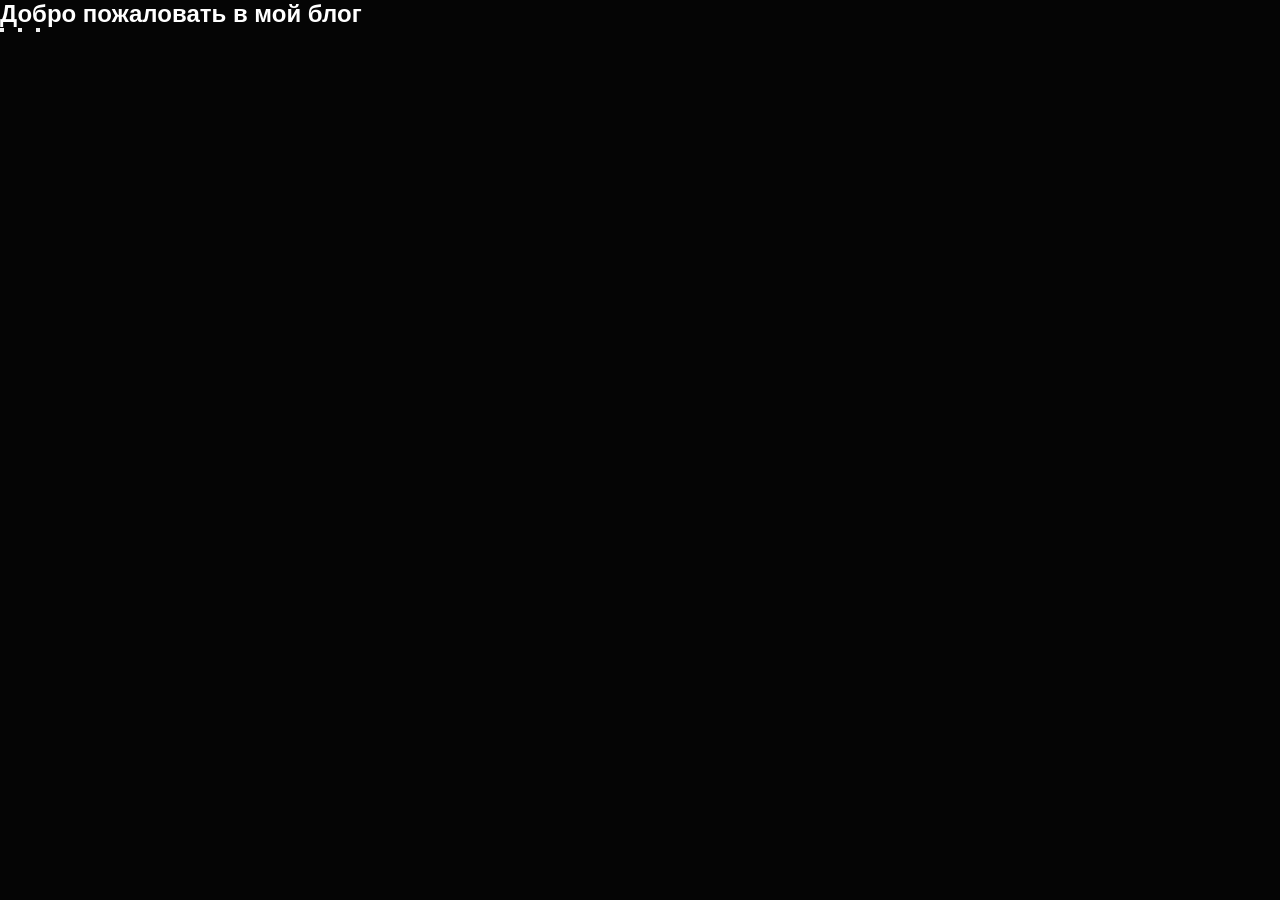
<file: info_projects.html>
<!DOCTYPE html>
<html lang="en">
<head>
    <meta charset="UTF-8">
    <meta name="viewport" content="width=device-width, initial-scale=1.0">
    <link rel="stylesheet" href="info_blog.css">
    <title>Blog dpotak</title>
</head>
<body>
   <section class="section_1">
     <div class="name_blog">
        <h1 class="FirstName_1">Добро пожаловать в мой блог</h1>

        <div class="languages_blog">
            <button class=""><a href="" class=""></a></button>
            <button class=""><a href="" class=""></a></button>
            <button class=""><a href="" class=""></a></button>
        </div>
    </div>
   </section>

    <section class="section_2">
        <div class="blog_1">
            
        </div>

        <div class="blog_2">

        </div>
    </section>
</body>
</html>
</file>
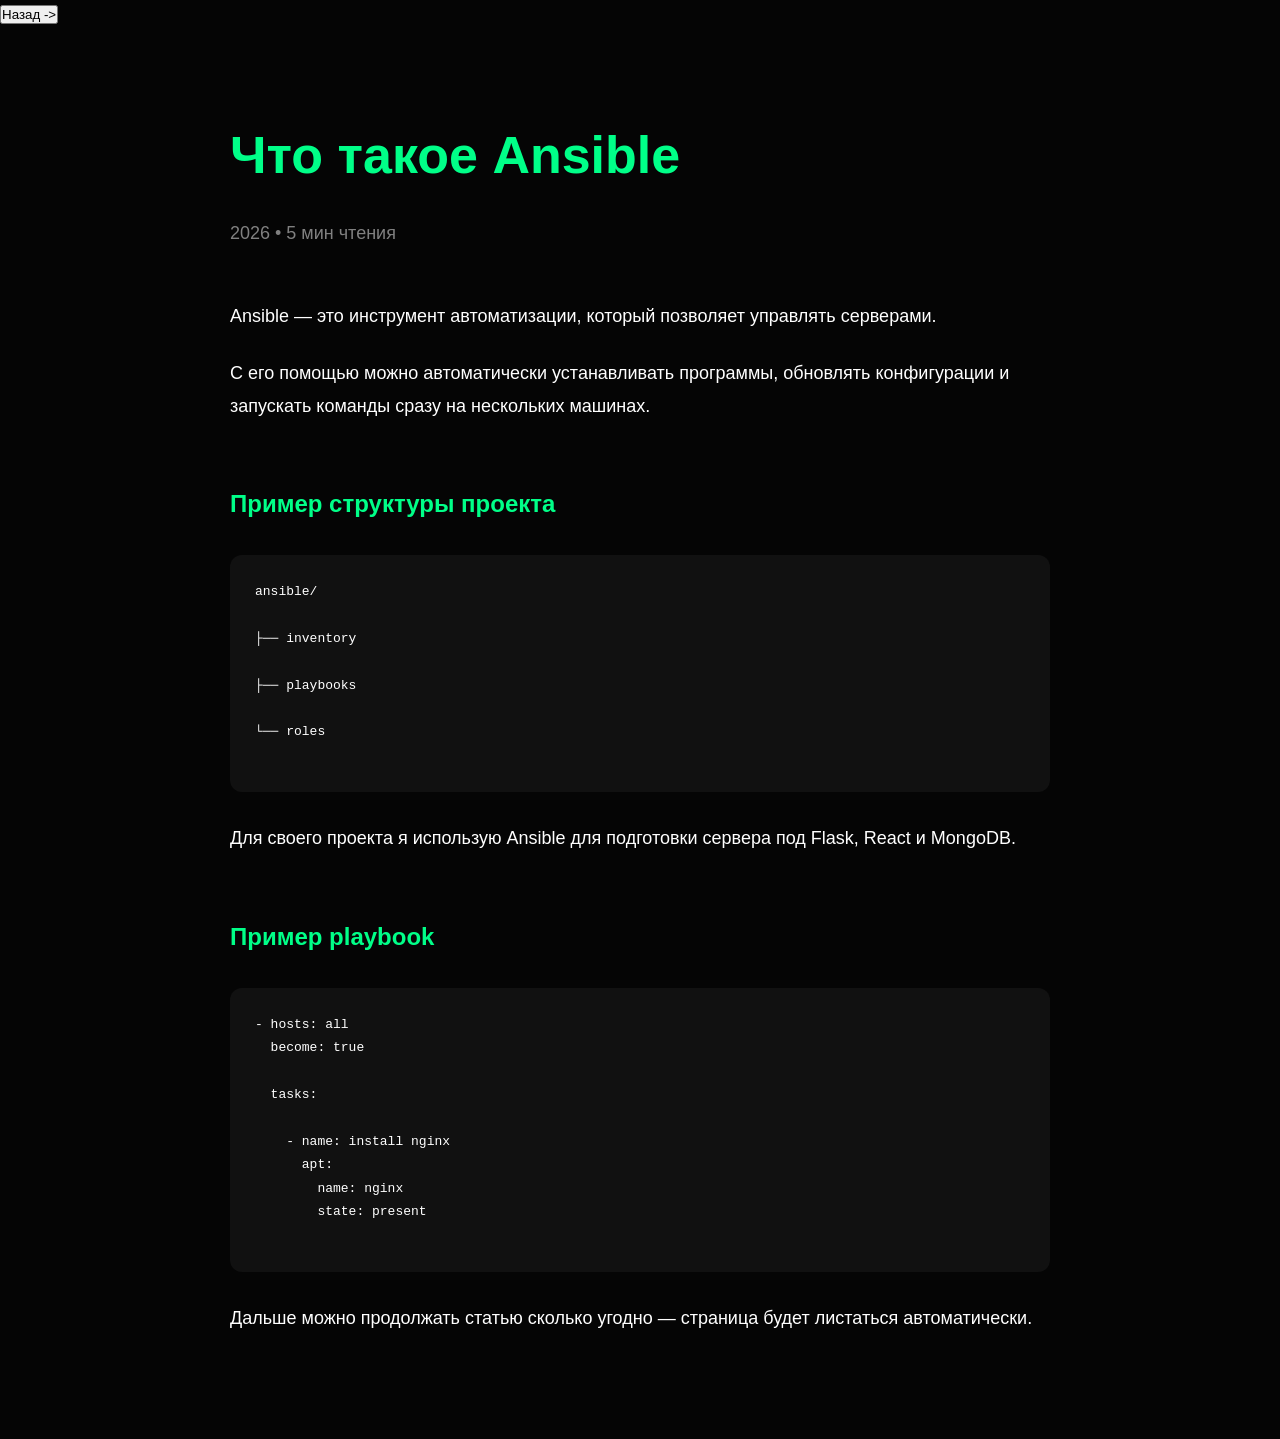
<file: my_blog_doc/Ansible.html>
<!DOCTYPE html>
<html lang="ru">
    <head>
        <meta charset="UTF-8">
        <meta name="viewport" content="width=device-width, initial-scale=1.0">
        <link rel="stylesheet" href="my_blog_dog_css/ansible.css">
        <title>Ansible</title>
    </head>
    <body>

      <div class="btn_back">
        <a href="https://dpotak.github.io/My_blog/"><button>Назад -></button></a>
      </div>

        <section class="article">
          <h1>Что такое Ansible</h1>
          <p class="date">2026 • 5 мин чтения</p>
          
          <div class="content">
            <p> Ansible — это инструмент автоматизации, который позволяет управлять серверами.</p>
            <p> С его помощью можно автоматически устанавливать программы, обновлять конфигурации и запускать команды сразу на нескольких машинах.</p>
            <h2>Пример структуры проекта</h2>
            <pre>
ansible/

├── inventory

├── playbooks

└── roles
          </pre>
          <p>Для своего проекта я использую Ansible для подготовки сервера под Flask, React и MongoDB.</p>
          <h2>Пример playbook</h2>
          
          <pre>
- hosts: all
  become: true

  tasks:

    - name: install nginx
      apt:
        name: nginx
        state: present
        </pre>
        <p>Дальше можно продолжать статью сколько угодно — страница будет листаться автоматически.</p>
      </div>
    </section>
  </body>
  </html>
</file>
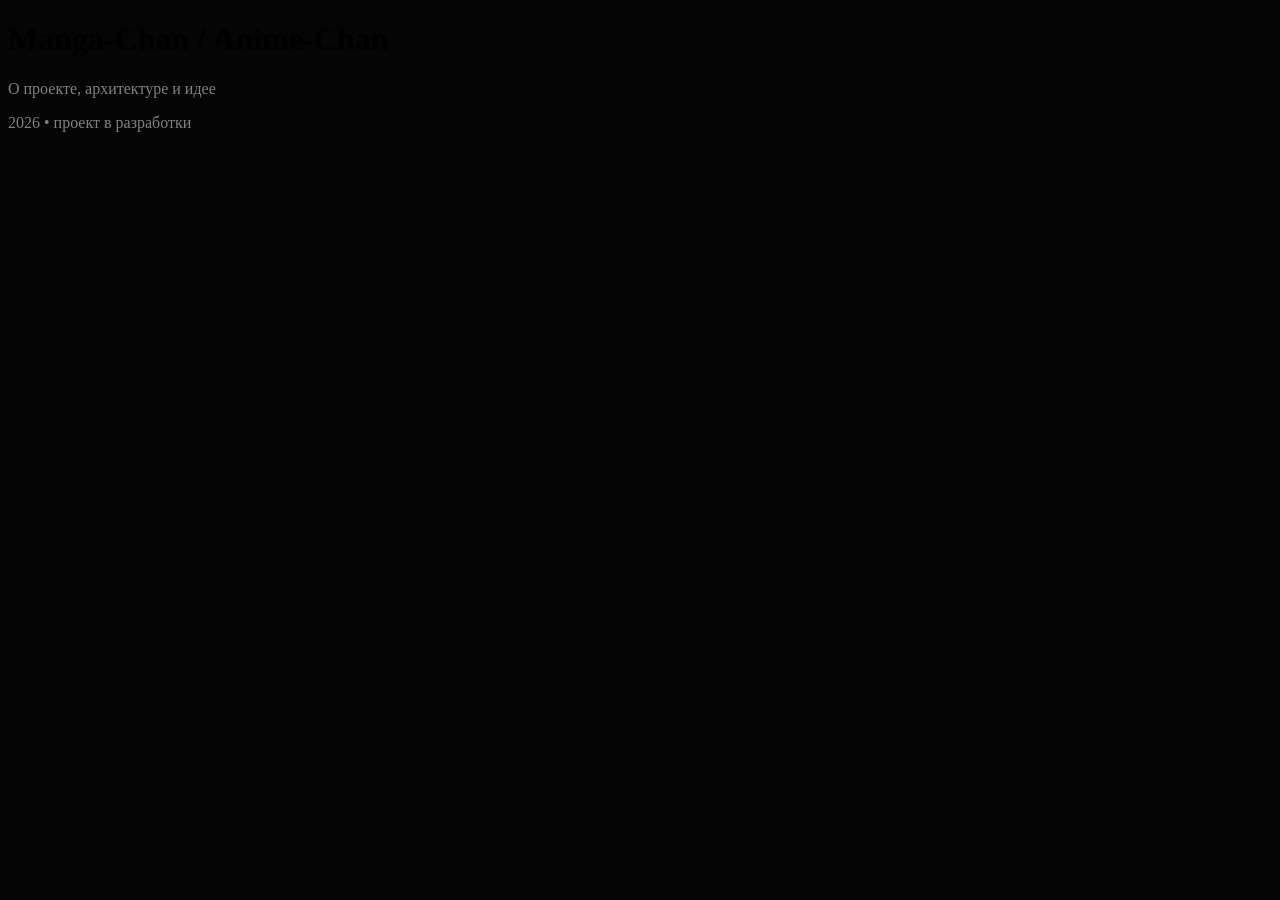
<file: my_blog_doc/centos_linux.html>
<!DOCTYPE html>
<html lang="en">
<head>
    <meta charset="UTF-8">
    <meta name="viewport" content="width=device-width, initial-scale=1.0">
    <link rel="stylesheet" href="my_blog_dog_css/centos_7.css">
    <title>Centos 7 Linux</title>
</head>
<body>
    <header class="header">
        <h1>Manga-Chan / Anime-Chan</h1>
        <p class="subtitle">О проекте, архитектуре и идее</p>
        <p class="date">2026 • проект в разработки</p>
    </header>

    <section class="section_1">

    </section>
</body>
</html>
</file>
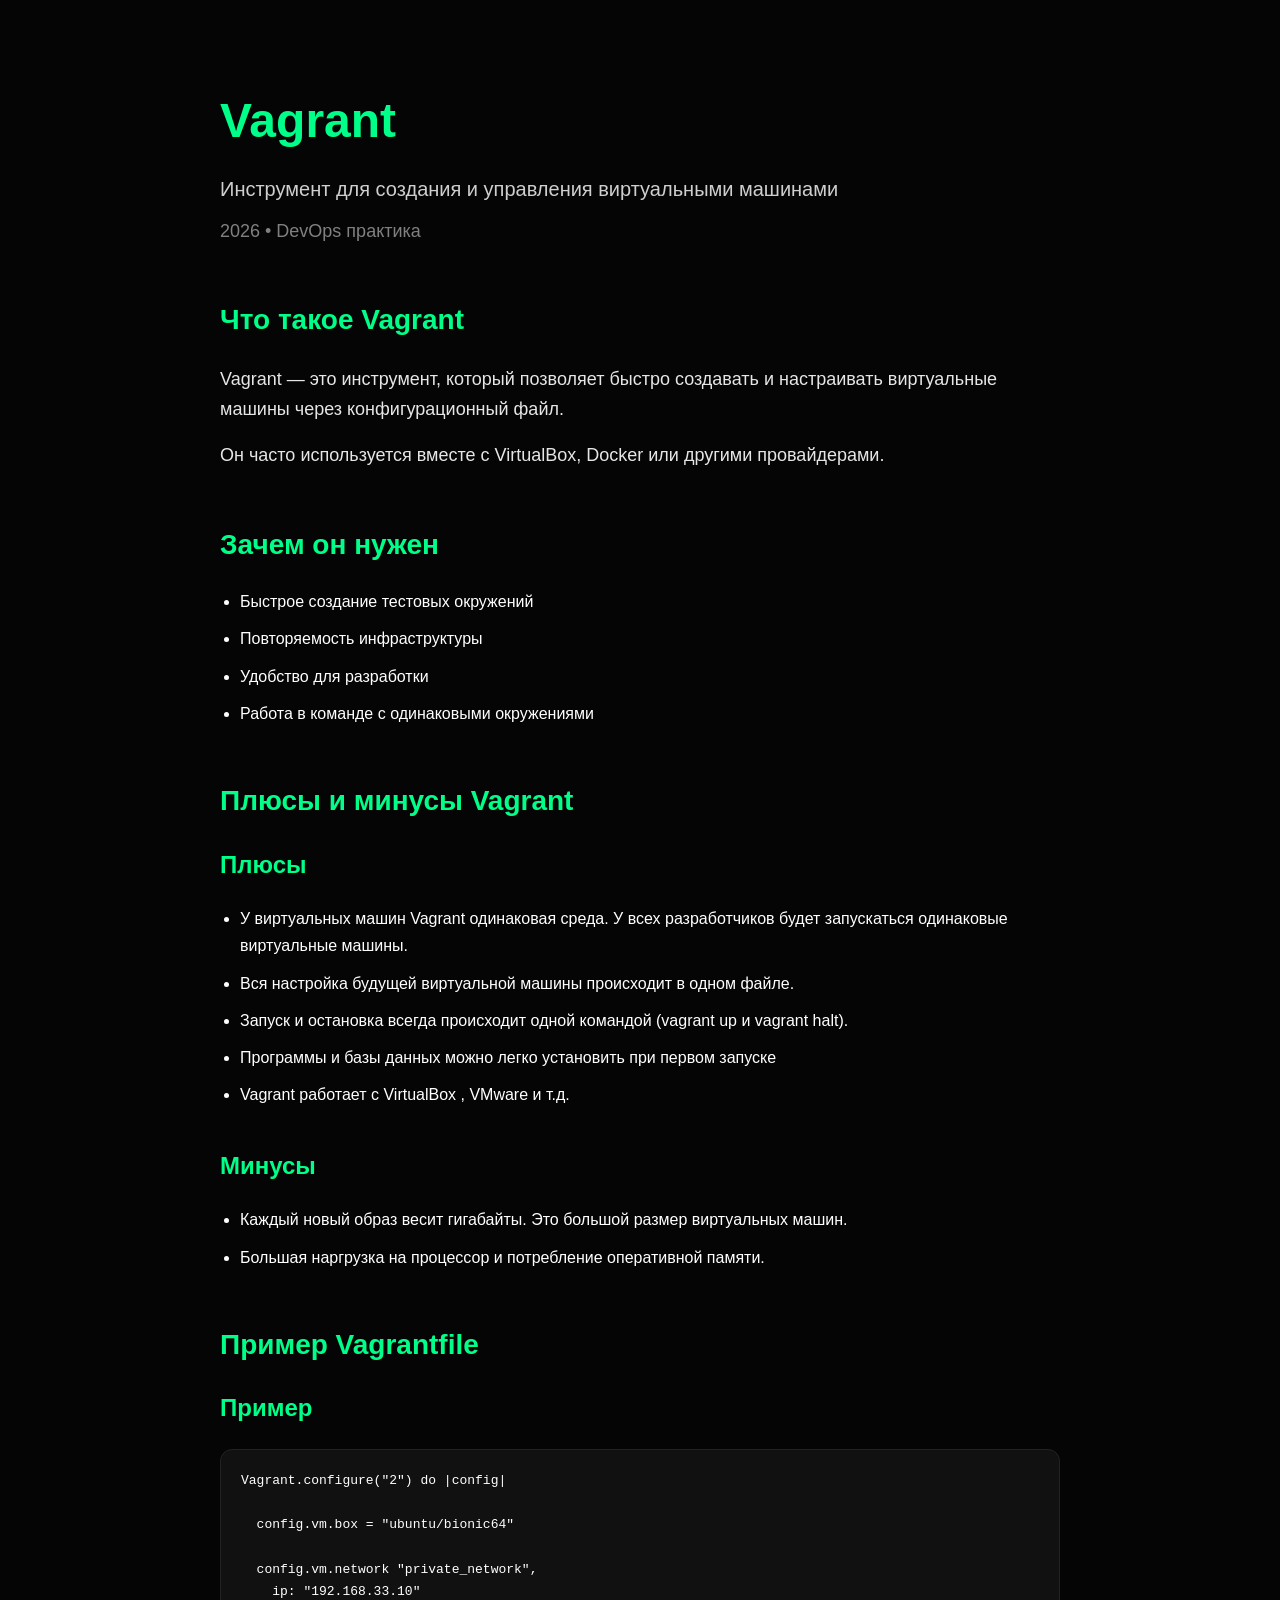
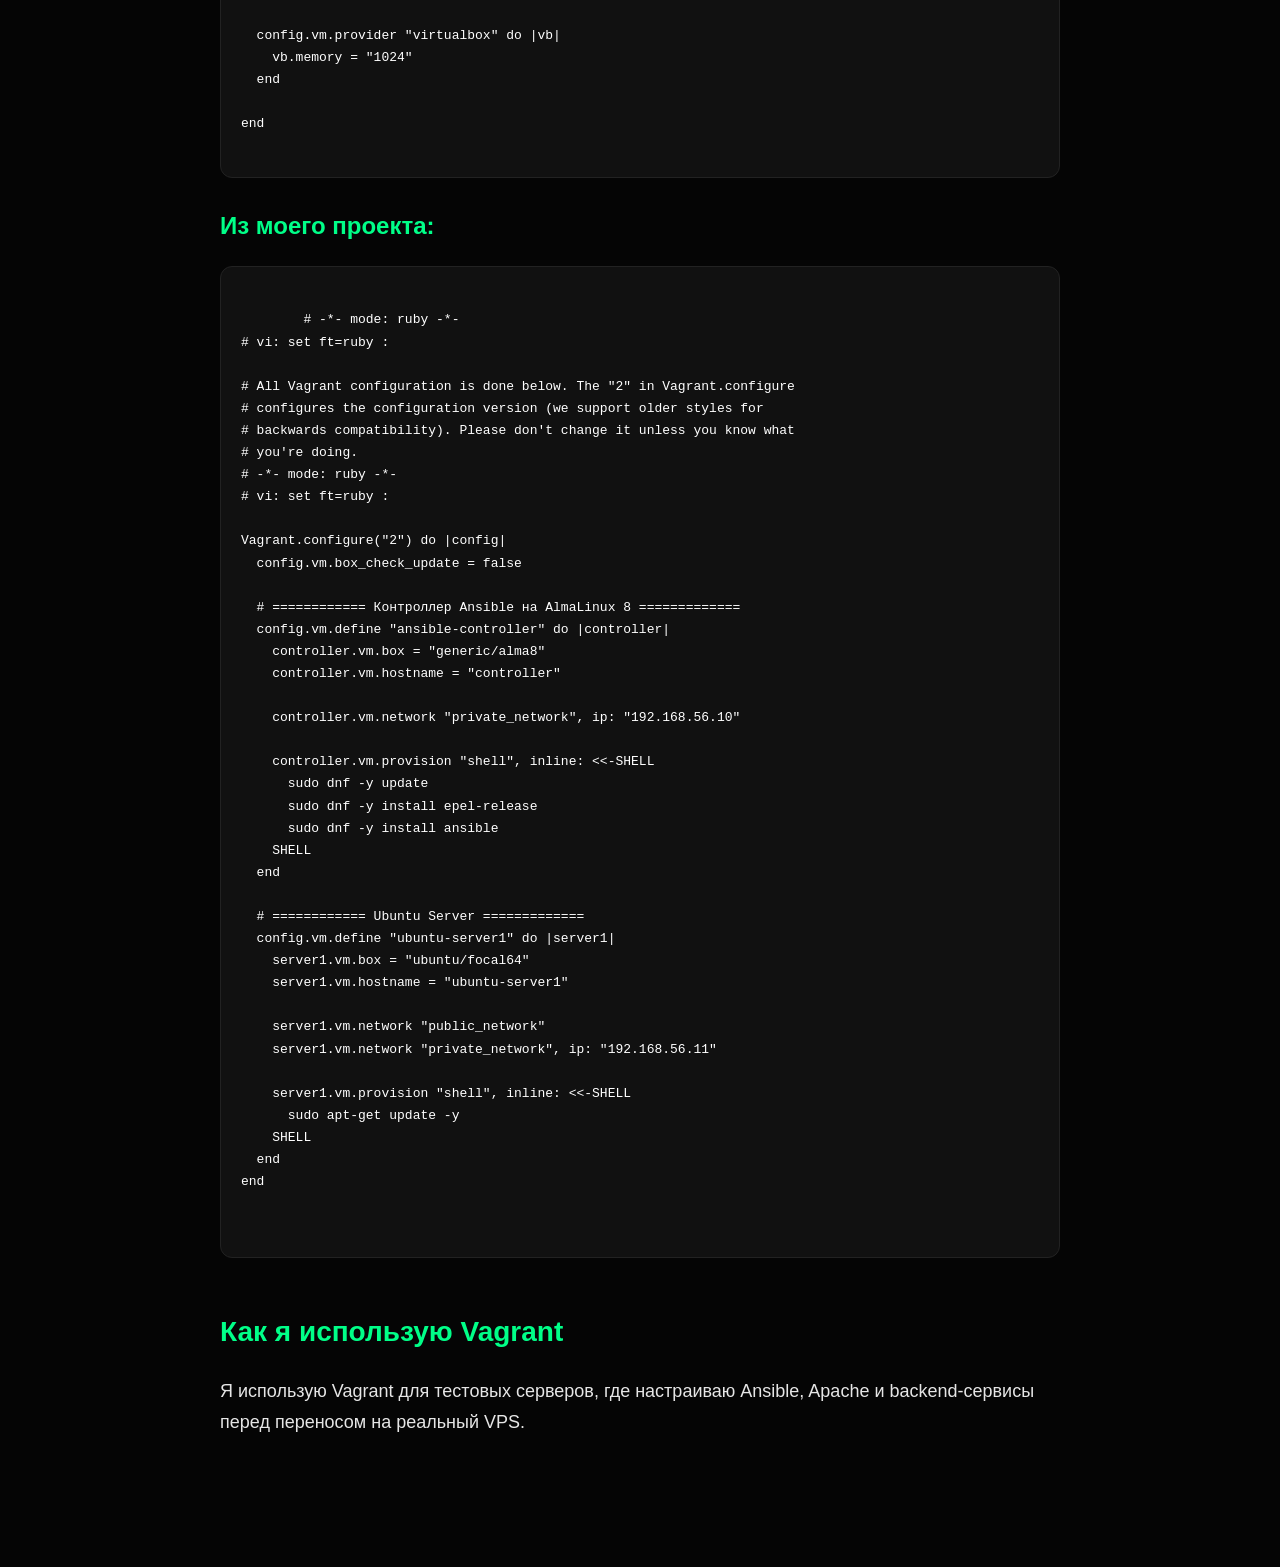
<file: my_blog_doc/Vagrant.html>
<!DOCTYPE html>
<html lang="ru">
  <head>
    <meta charset="UTF-8">
    <meta name="viewport" content="width=device-width, initial-scale=1.0">
    <link rel="stylesheet" href="my_blog_dog_css/Vagrant.css">
    <title>Vagrant</title>
  </head>
  <body>
    <article class="article">
      <header class="header">
        <h1>Vagrant</h1>
        <p class="subtitle"> Инструмент для создания и управления виртуальными машинами</p>
        <p class="date"> 2026 • DevOps практика </p>
      </header>
      
      <section class="block">
        <h2>Что такое Vagrant</h2>
        <p>Vagrant — это инструмент, который позволяет быстро создавать и настраивать виртуальные машины через конфигурационный файл. </p>
        <p>Он часто используется вместе с VirtualBox, Docker или другими провайдерами.</p>
      </section>
      
      <section class="block">
        <h2>Зачем он нужен</h2>
        <ul>
          <li>Быстрое создание тестовых окружений</li>
          <li>Повторяемость инфраструктуры</li>
          <li>Удобство для разработки</li>
          <li>Работа в команде с одинаковыми окружениями</li>
        </ul>
      </section>


      <section class="block">
        <h2>Плюсы и минусы Vagrant</h2>

        <h3>Плюсы</h3>
        <ul>
          <li>У виртуальных машин Vagrant одинаковая среда. У всех разработчиков будет запускаться одинаковые виртуальные машины. </li>
          <li>Вся настройка будущей виртуальной машины происходит в одном файле.</li>
          <li>Запуск и остановка всегда происходит одной командой (vagrant up и vagrant halt).</li>
          <li>Программы и базы данных можно легко установить при первом запуске</li>
          <li>Vagrant работает с VirtualBox , VMware и т.д.</li>
        </ul>
        <br>
        <h3>Минусы</h3>
        <ul>
          <li>Каждый новый образ весит гигабайты. Это большой размер виртуальных машин.</li>
          <li>Большая наргрузка на процессор и потребление оперативной памяти.</li>
        </ul>
      </section>


      <section class="block">
        <h2>Пример Vagrantfile</h2>

        <h3>Пример</h3>
        <pre>
Vagrant.configure("2") do |config|

  config.vm.box = "ubuntu/bionic64"

  config.vm.network "private_network",
    ip: "192.168.33.10"

  config.vm.provider "virtualbox" do |vb|
    vb.memory = "1024"
  end

end
      </pre>

      <br>
      <h3>Из моего проекта:</h3>
      <pre>

        # -*- mode: ruby -*-
# vi: set ft=ruby :

# All Vagrant configuration is done below. The "2" in Vagrant.configure
# configures the configuration version (we support older styles for
# backwards compatibility). Please don't change it unless you know what
# you're doing.
# -*- mode: ruby -*-
# vi: set ft=ruby :

Vagrant.configure("2") do |config|
  config.vm.box_check_update = false

  # ============ Контроллер Ansible на AlmaLinux 8 =============
  config.vm.define "ansible-controller" do |controller|
    controller.vm.box = "generic/alma8"
    controller.vm.hostname = "controller"

    controller.vm.network "private_network", ip: "192.168.56.10"

    controller.vm.provision "shell", inline: <<-SHELL
      sudo dnf -y update
      sudo dnf -y install epel-release
      sudo dnf -y install ansible
    SHELL
  end

  # ============ Ubuntu Server =============
  config.vm.define "ubuntu-server1" do |server1|
    server1.vm.box = "ubuntu/focal64"
    server1.vm.hostname = "ubuntu-server1"

    server1.vm.network "public_network"
    server1.vm.network "private_network", ip: "192.168.56.11"

    server1.vm.provision "shell", inline: <<-SHELL
      sudo apt-get update -y
    SHELL
  end
end

      </pre>
    </section>

    <section class="block">
      <h2>Как я использую Vagrant</h2>
      <p> Я использую Vagrant для тестовых серверов, где настраиваю Ansible, Apache и backend-сервисы перед переносом на реальный VPS.</p>
    </section>
  
  </article>
</body>
</html>
</file>
<file: info_blog.css>
*{
margin:0;
padding:0;
box-sizing:border-box;
}

body{

background:#050505;

color:white;

font-family:Arial, sans-serif;

min-height:100vh;

}


/* Верх */

.hero{

padding-top:90px;

padding-bottom:60px;

display:flex;

justify-content:center;

}

.hero_content{

width:90%;

max-width:1200px;

}

.title{

font-size:56px;

color:#00ff88;

margin-bottom:20px;

}

.subtitle{

font-size:22px;

color:#c9c9c9;

margin-bottom:40px;

line-height:1.6;

}


/* Языки */

.languages_blog{

display:flex;

gap:14px;

}

.lang{

background:#121212;

border:1px solid #222;

border-radius:12px;

padding:8px;

cursor:pointer;

transition:0.3s;

}

.lang:hover{

transform:translateY(-3px);

border-color:#00ff88;

}

.lang img{

width:40px;

height:40px;

border-radius:50%;

}


/* Блог */

.blog_container{

width:90%;

max-width:1400px;

margin:auto;

display:flex;

flex-wrap:wrap;

gap:30px;

justify-content:center;

padding-bottom:80px;

}


/* Карточки */

.blog_card{

width:360px;

min-height:320px;

padding:35px;

background:#0e0e0e;

border-radius:18px;

border:1px solid #202020;

display:flex;

flex-direction:column;

justify-content:space-between;

transition:0.4s;

box-shadow:
0 0 25px rgba(0,255,136,.03);

}

.blog_card:hover{

transform:
translateY(-10px);

border-color:#00ff88;

box-shadow:
0 0 35px rgba(0,255,136,.2);

}

.blog_card h2{

font-size:32px;

color:#00ff88;

margin-bottom:25px;

}

.description{

display:flex;

flex-direction:column;

gap:15px;

}

.description p{

color:#d8d8d8;

font-size:18px;

line-height:1.5;

}


/* Кнопка */

.blog_btn{

margin-top:35px;

display:inline-block;

text-decoration:none;

background:#00ff88;

color:black;

padding:

14px
26px;

border-radius:10px;

font-weight:bold;

transition:0.3s;

}

.blog_btn:hover{

background:white;

transform:scale(1.04);

}



/* Телефон */

@media(max-width:768px){

.title{

font-size:38px;

}

.subtitle{

font-size:18px;

}

.blog_card{

width:100%;

}

}


.hero_2 {
    margin-left:240px;
    font-size:26px;
    color:#00ff88;
    margin-bottom:20px;
}
</file>
<file: my_blog_doc/my_blog_dog_css/ansible.css>
*{
margin:0;

padding:0;

box-sizing:border-box;
}

body{

background:#050505;

color:white;

font-family:Arial;

line-height:1.8;

}


.article{

max-width:900px;

margin:auto;

padding:

80px
40px;

}


h1{

color:#00ff88;

font-size:52px;

margin-bottom:15px;

}


.date{

color:gray;

margin-bottom:50px;

}


h2{

margin-top:60px;

margin-bottom:20px;

color:#00ff88;

}


p{

margin-bottom:25px;

font-size:18px;

}


pre{

background:#111;

padding:25px;

border-radius:12px;

overflow-x:auto;

margin:

30px
0;

}


@media(max-width:768px){

.article{

padding:40px 20px;

}

h1{

font-size:34px;

}

}
</file>
<file: my_blog_doc/my_blog_dog_css/centos_7.css>
body {
   background-color:#050505;
}


.date , .subtitle {
    color:gray;
}
</file>
<file: my_blog_doc/my_blog_dog_css/Vagrant.css>
*{
margin:0;
padding:0;
box-sizing:border-box;
}

body{
background:#050505;
color:white;
font-family:Arial;
line-height:1.7;
}


/* Статья */

.article{
max-width:900px;
margin:auto;
padding:80px 30px;
}


/* Заголовок */

.header h1{
font-size:48px;
color:#00ff88;
margin-bottom:10px;
}

.subtitle{
font-size:20px;
color:#cfcfcf;
margin-bottom:10px;
}

.date{
color:gray;
margin-bottom:50px;
}


/* Блоки */

.block{
margin-bottom:50px;
}

.block h2{
color:#00ff88;
font-size:28px;
margin-bottom:20px;
}

h3 {
  color:#00ff88;
  font-size:24px;
  margin-bottom:20px;
}

/* Текст */

p{
font-size:18px;
color:#e6e6e6;
margin-bottom:15px;
}


/* Списки */

ul{
padding-left:20px;
}

li{
margin-bottom:10px;
}


/* Код */

pre{
background:#111;
padding:20px;
border-radius:12px;
overflow-x:auto;
margin-top:15px;
border:1px solid #222;
}


/* Адаптив */

@media(max-width:768px){

.article{
padding:40px 20px;
}

.header h1{
font-size:32px;
}

}
</file>
